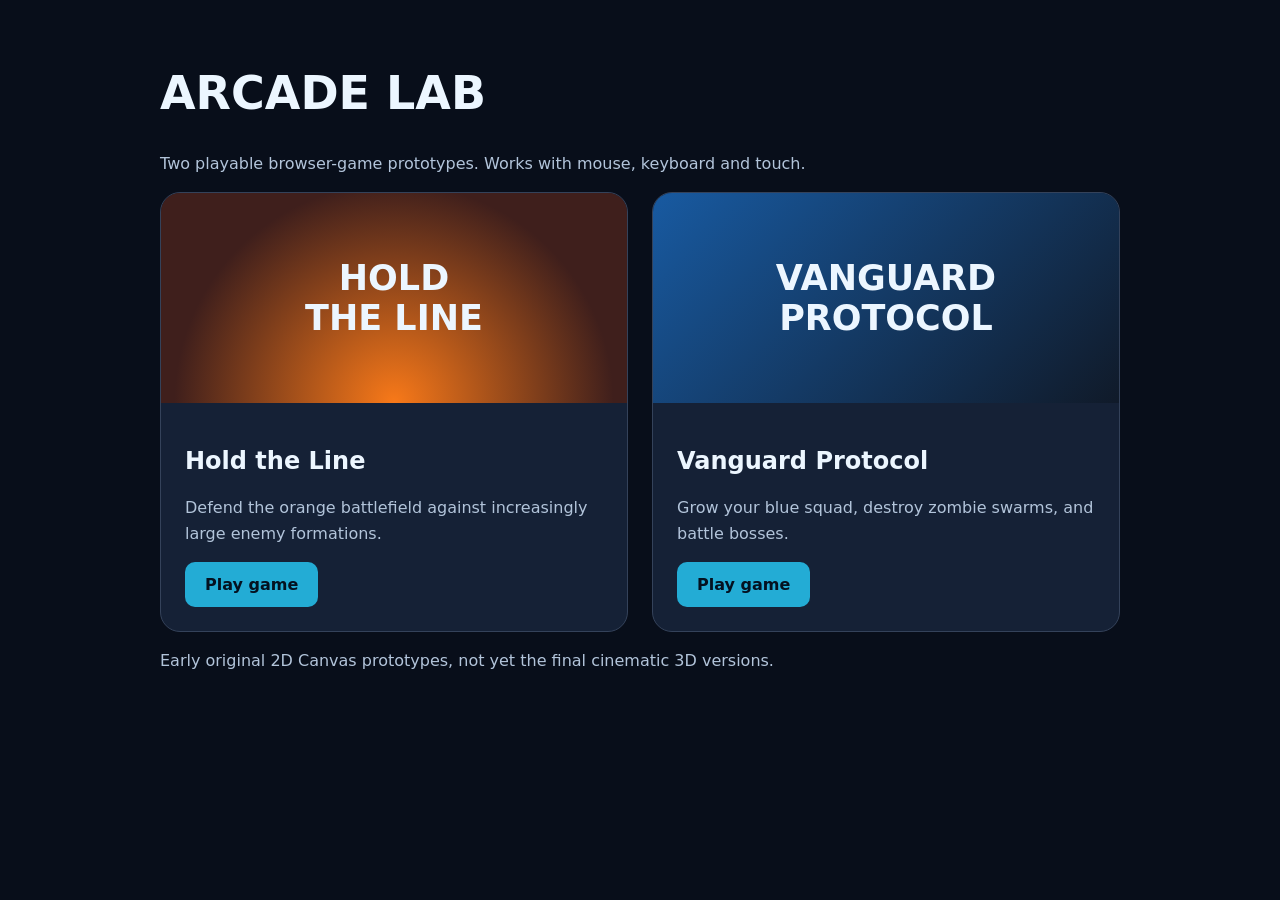
<file: index.html>
<!doctype html><html lang="en"><meta charset="utf-8"><meta name="viewport" content="width=device-width,initial-scale=1"><title>Arcade Lab</title><style>body{margin:0;background:#080e1a;color:#ecf6ff;font:16px system-ui}.wrap{max-width:960px;margin:auto;padding:35px}h1{font-size:46px}section{display:grid;grid-template-columns:repeat(auto-fit,minmax(280px,1fr));gap:24px}article{border:1px solid #34425a;border-radius:20px;background:#152136;overflow:hidden}.art{height:210px;display:grid;place-items:center;font-weight:900;font-size:35px;text-align:center}.orange{background:radial-gradient(circle at bottom,#f87919,#3f1f1c 70%)}.blue{background:linear-gradient(135deg,#185aa1,#101a29)}.body{padding:24px}a{display:inline-block;padding:13px 20px;border-radius:10px;background:#23acd5;color:#041120;text-decoration:none;font-weight:800}p{color:#b2c4da;line-height:1.6}</style><div class="wrap"><h1>ARCADE LAB</h1><p>Two playable browser-game prototypes. Works with mouse, keyboard and touch.</p><section><article><div class="art orange">HOLD<br>THE LINE</div><div class="body"><h2>Hold the Line</h2><p>Defend the orange battlefield against increasingly large enemy formations.</p><a href="hold-the-line/">Play game</a></div></article><article><div class="art blue">VANGUARD<br>PROTOCOL</div><div class="body"><h2>Vanguard Protocol</h2><p>Grow your blue squad, destroy zombie swarms, and battle bosses.</p><a href="vanguard-protocol/">Play game</a></div></article></section><p>Early original 2D Canvas prototypes, not yet the final cinematic 3D versions.</p></div></html>
</file>
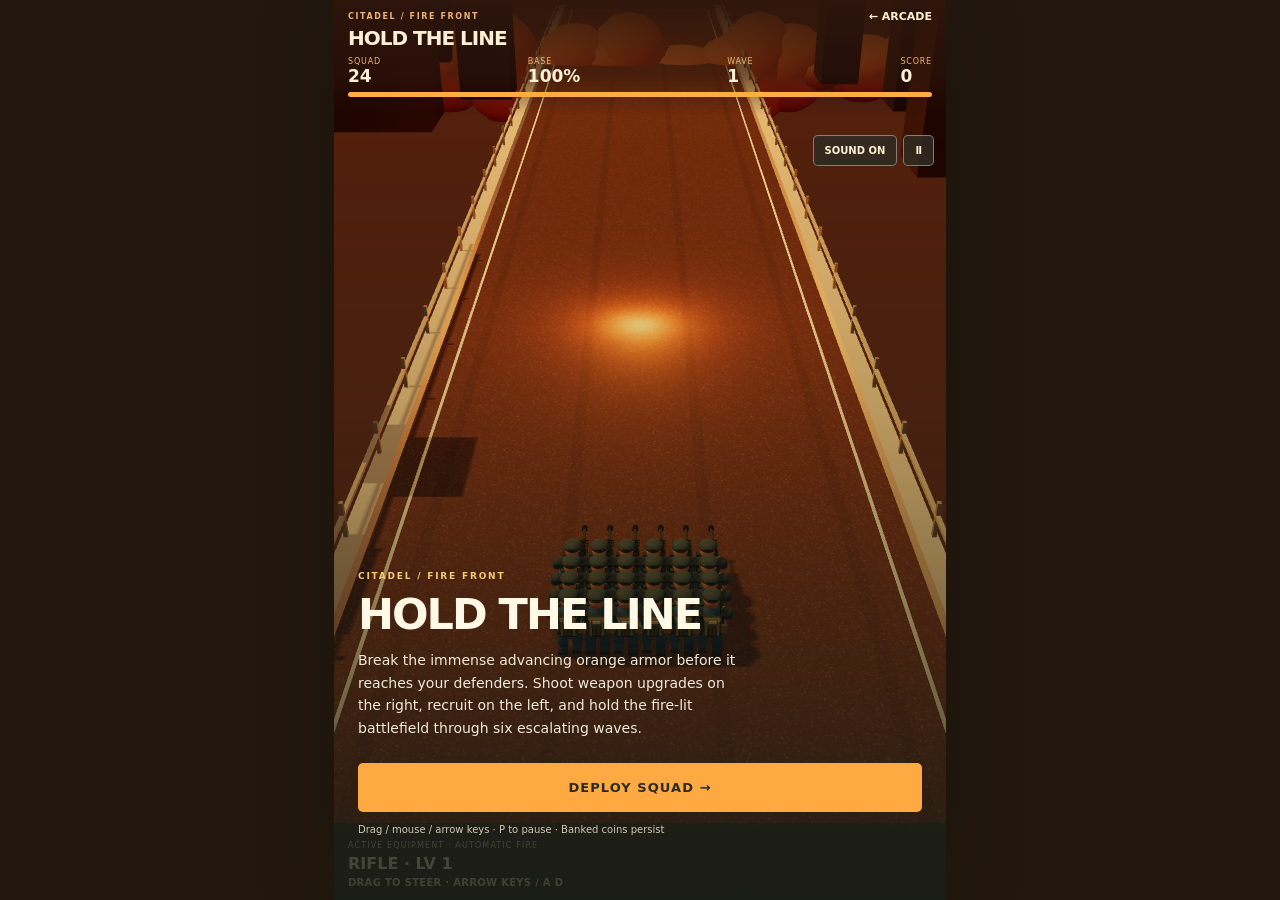
<file: hold-the-line/index.html>
<!doctype html><html lang="en"><head><meta charset="utf-8"><meta name="viewport" content="width=device-width,initial-scale=1,viewport-fit=cover"><title>HOLD THE LINE — Arcade Lab</title><link rel="stylesheet" href="../assets/combat.css"></head><body data-game="hold"><main class="shell"><div id="mount" aria-label="3D HOLD THE LINE battlefield"></div><header class="hud"><div class="head"><div class="eyebrow">CITADEL / FIRE FRONT</div><a href="../">← ARCADE</a></div><h1>HOLD THE LINE</h1><div class="stats"><div><span>SQUAD</span><b id="squad">24</b></div><div><span>BASE</span><b id="hp">100%</b></div><div><span>WAVE</span><b id="wave">1</b></div><div><span>SCORE</span><b id="score">0</b></div></div><div class="health"><div id="hpbar"></div></div></header><div class="controls"><button id="sound" aria-label="Toggle sound">SOUND ON</button><button id="pause" aria-label="Pause or resume">Ⅱ</button></div><footer class="footer"><small>ACTIVE EQUIPMENT · AUTOMATIC FIRE</small><div class="weapon" id="weapon">RIFLE · LV 1</div><div id="notice" role="status">DRAG TO STEER · ARROW KEYS / A D</div></footer><div class="overlay" id="overlay"><section class="panel"><div class="eyebrow">CITADEL / FIRE FRONT</div><h2 id="title">HOLD THE LINE</h2><p id="description">Break the immense advancing orange armor before it reaches your defenders. Shoot weapon upgrades on the right, recruit on the left, and hold the fire-lit battlefield through six escalating waves.</p><button class="launch" id="start">DEPLOY SQUAD →</button><small>Drag / mouse / arrow keys · P to pause · Banked coins persist</small></section></div></main><script type="module" src="../assets/combat.js"></script></body></html>
</file>
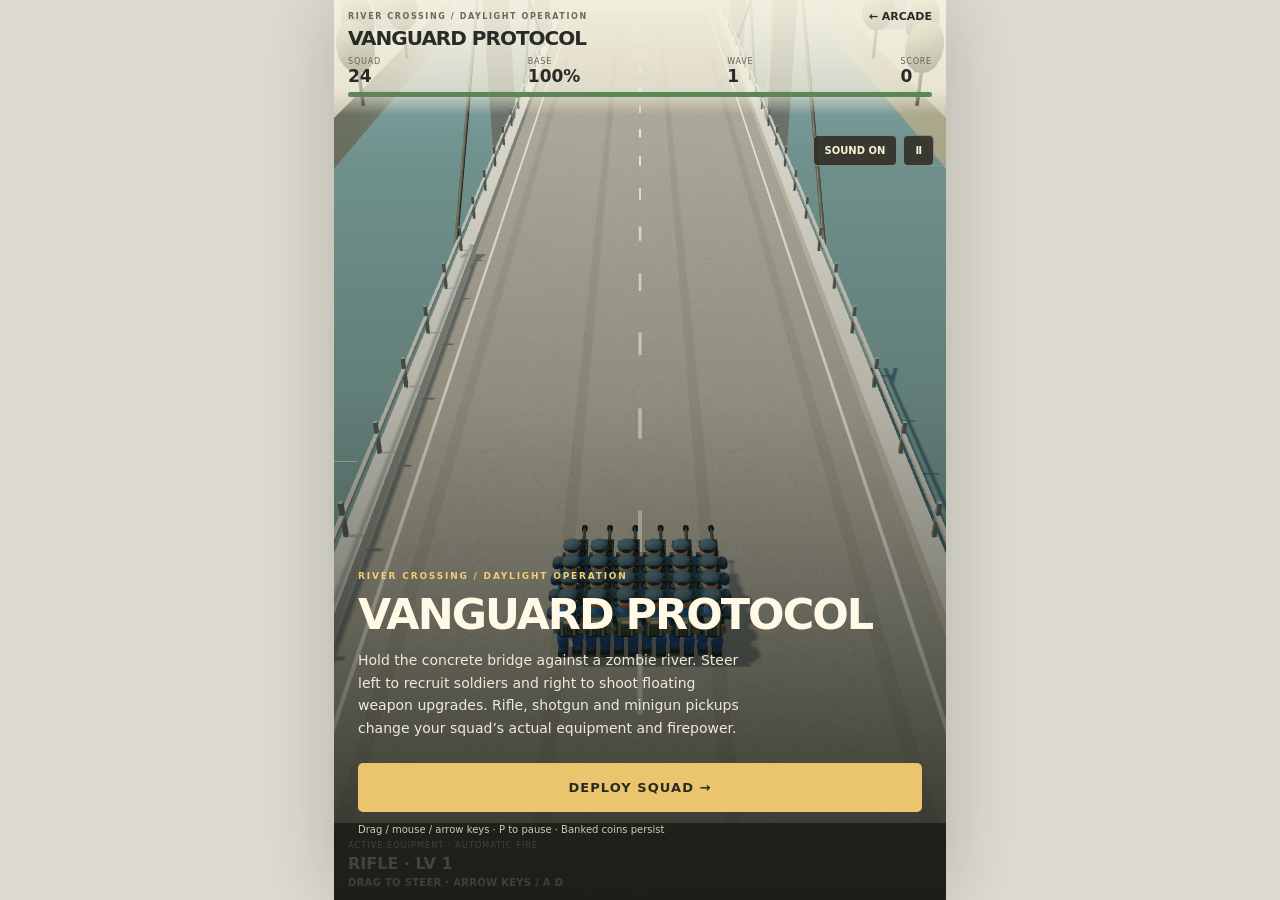
<file: vanguard-protocol/index.html>
<!doctype html><html lang="en"><head><meta charset="utf-8"><meta name="viewport" content="width=device-width,initial-scale=1,viewport-fit=cover"><title>VANGUARD PROTOCOL — Arcade Lab</title><link rel="stylesheet" href="../assets/combat.css"></head><body data-game="vanguard"><main class="shell"><div id="mount" aria-label="3D VANGUARD PROTOCOL battlefield"></div><header class="hud"><div class="head"><div class="eyebrow">RIVER CROSSING / DAYLIGHT OPERATION</div><a href="../">← ARCADE</a></div><h1>VANGUARD PROTOCOL</h1><div class="stats"><div><span>SQUAD</span><b id="squad">24</b></div><div><span>BASE</span><b id="hp">100%</b></div><div><span>WAVE</span><b id="wave">1</b></div><div><span>SCORE</span><b id="score">0</b></div></div><div class="health"><div id="hpbar"></div></div></header><div class="controls"><button id="sound" aria-label="Toggle sound">SOUND ON</button><button id="pause" aria-label="Pause or resume">Ⅱ</button></div><footer class="footer"><small>ACTIVE EQUIPMENT · AUTOMATIC FIRE</small><div class="weapon" id="weapon">RIFLE · LV 1</div><div id="notice" role="status">DRAG TO STEER · ARROW KEYS / A D</div></footer><div class="overlay" id="overlay"><section class="panel"><div class="eyebrow">RIVER CROSSING / DAYLIGHT OPERATION</div><h2 id="title">VANGUARD PROTOCOL</h2><p id="description">Hold the concrete bridge against a zombie river. Steer left to recruit soldiers and right to shoot floating weapon upgrades. Rifle, shotgun and minigun pickups change your squad’s actual equipment and firepower.</p><button class="launch" id="start">DEPLOY SQUAD →</button><small>Drag / mouse / arrow keys · P to pause · Banked coins persist</small></section></div></main><script type="module" src="../assets/combat.js"></script></body></html>
</file>
<file: assets/combat.css>
*{box-sizing:border-box}html,body{margin:0;min-height:100%;background:#dedbd1;color:#292b26;font-family:system-ui,sans-serif}body[data-game=hold]{background:#22180f}.shell{position:relative;width:min(100vw,540px);height:100dvh;min-height:600px;margin:auto;overflow:hidden;box-shadow:0 0 80px #0003}#mount{position:absolute;inset:0}canvas{display:block;touch-action:none}.hud{position:absolute;top:0;left:0;right:0;padding:16px 16px 35px;pointer-events:none;background:linear-gradient(#f6f1dfed,#f6f1dfb3 65%,transparent)}.head{display:flex;justify-content:space-between;gap:12px;align-items:center}.head a{pointer-events:auto;color:inherit;font-size:11px;font-weight:800;text-decoration:none}.eyebrow{font-size:9px;letter-spacing:.2em;font-weight:800;color:#686a5e}h1{margin:3px 0 12px;font-size:24px;letter-spacing:-1px}.stats{display:flex;justify-content:space-between;gap:9px}.stats span{display:block;font-size:9px;letter-spacing:.1em;color:#626558}.stats b{font-size:20px}.health{height:5px;margin-top:10px;background:#8a5c4a4a;border-radius:4px;overflow:hidden}#hpbar{height:100%;background:#5c8656;width:100%}.controls{position:absolute;right:12px;top:155px;display:flex;gap:6px}button{font:800 10px system-ui;border:1px solid #fff6;padding:9px 11px;cursor:pointer;border-radius:5px;background:#302c23df;color:#fff3d6}.footer{position:absolute;bottom:0;left:0;right:0;padding:34px 16px 17px;background:linear-gradient(transparent,#211e18e8);color:#f8edcf;pointer-events:none}.footer small{font-size:9px;letter-spacing:.14em;color:#d3c7ae}.weapon{font-weight:900;font-size:19px;margin:3px 0 8px}#notice{font-size:10px;font-weight:700;letter-spacing:.03em}.overlay{position:absolute;inset:0;display:grid;align-items:end;padding:24px 24px 65px;background:linear-gradient(#1e1a1000 15%,#24231933 45%,#171b15d9)}.overlay.hidden{display:none}.panel{color:#fff9e6}h2{font-size:43px;line-height:.98;letter-spacing:-2px;margin:12px 0}.panel p{font-size:14px;line-height:1.6;color:#f1ead9;max-width:390px}.panel .eyebrow{color:#f6cc70}.launch{background:#eac56e;color:#282b21;border:0;font-size:13px;letter-spacing:.08em;padding:17px 24px;width:100%;margin-top:10px}.panel small{display:block;font-size:10px;margin-top:12px;color:#d1c8b1}.fatal{color:#ffc0a4}body[data-game=hold] .hud{background:linear-gradient(#2e160cf5,#2e160ca0 65%,transparent);color:#fff0d5}body[data-game=hold] .hud .eyebrow,body[data-game=hold] .stats span{color:#edb473}body[data-game=hold] #hpbar{background:#ffac43}body[data-game=hold] .launch{background:#ffa943}button:focus-visible,a:focus-visible{outline:3px solid #fff;outline-offset:3px}@media(max-width:380px){h1{font-size:21px}.stats b{font-size:17px}.panel p{font-size:13px}h2{font-size:36px}}@media(prefers-reduced-motion:reduce){*{scroll-behavior:auto}}

/* Keep the squad clear of both HUD regions. */
.footer{padding:10px 14px 12px;background:#29291fe8;min-height:65px}.footer small{font-size:8px}.weapon{font-size:16px;margin:2px 0 4px}.controls{top:135px}.hud{padding:10px 14px 18px;background:linear-gradient(#f6f1dfed,#f6f1dfb3 78%,transparent)}h1{font-size:20px;margin:3px 0 7px}.stats b{font-size:17px}.stats span{font-size:8px}.health{margin-top:6px}.shell{min-height:0}.head .eyebrow{font-size:8px}@media(min-width:850px){.shell{width:min(68vh,620px)}}
</file>
